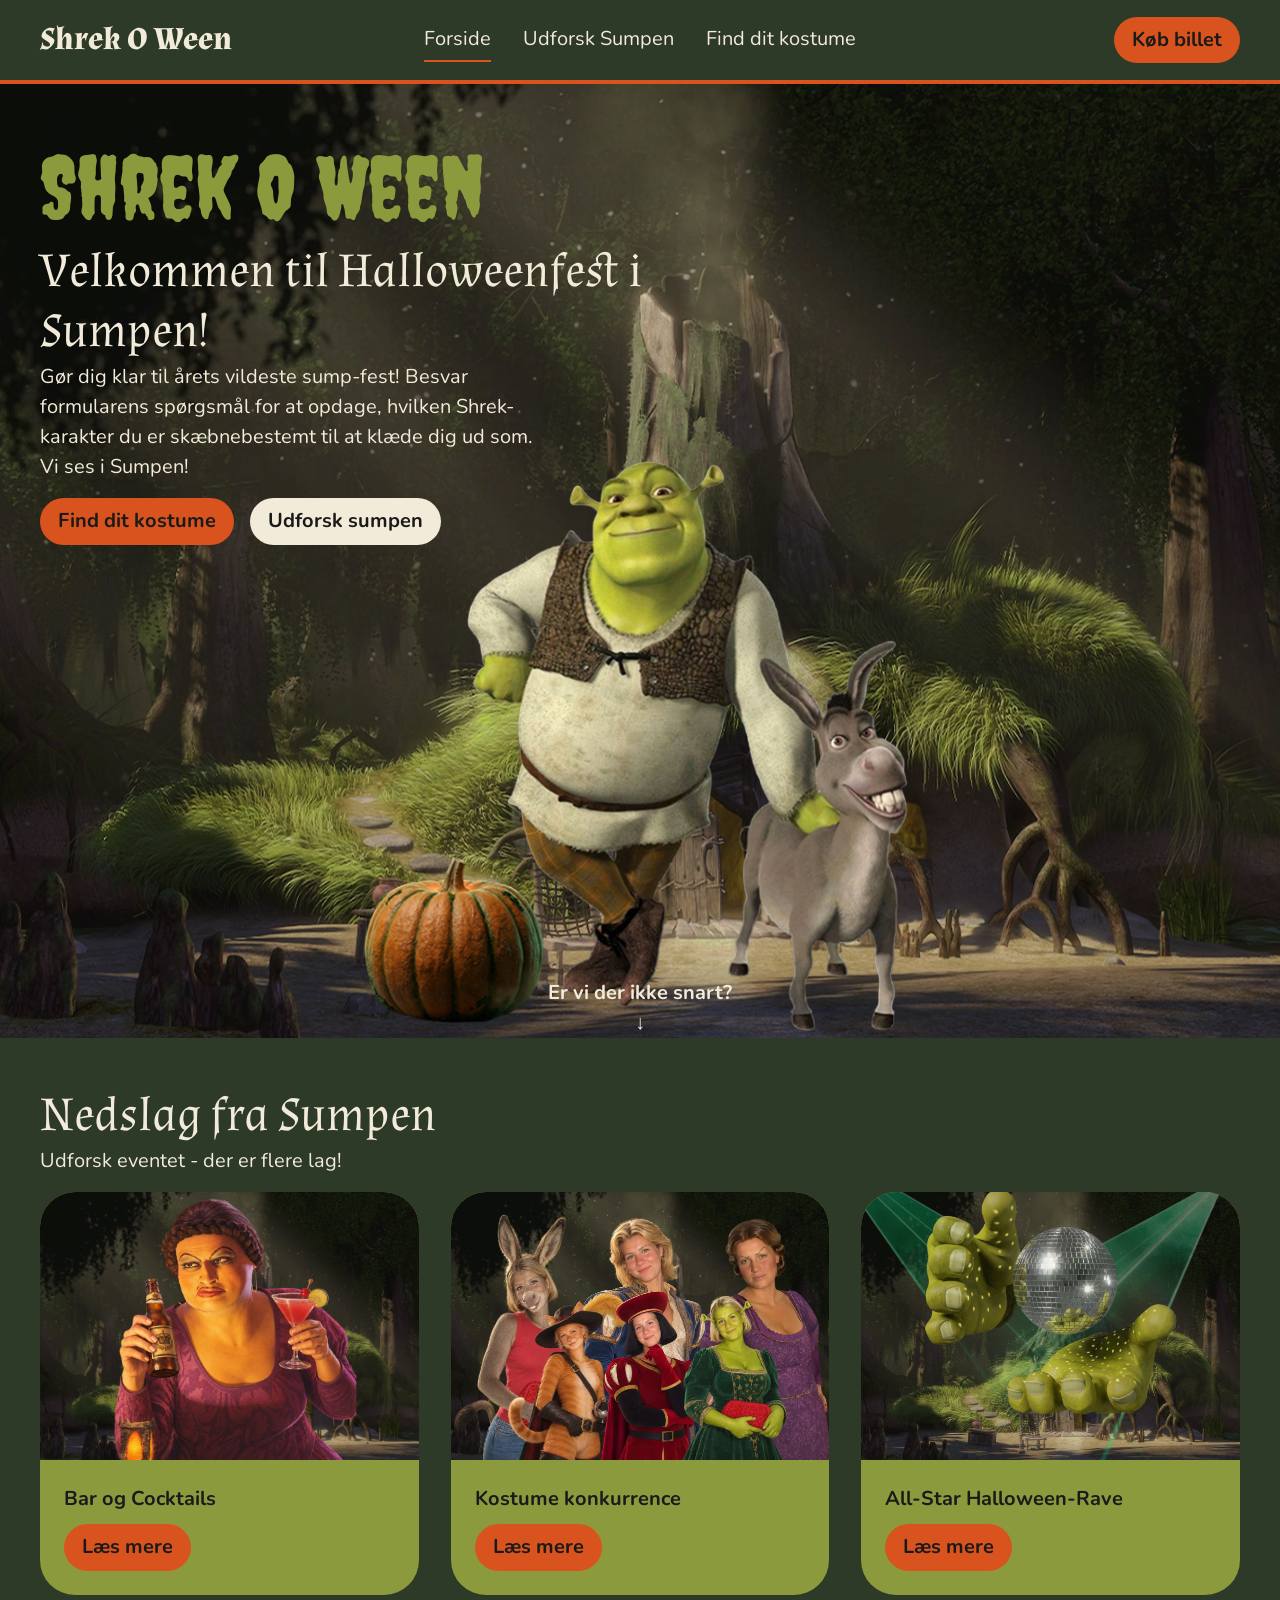
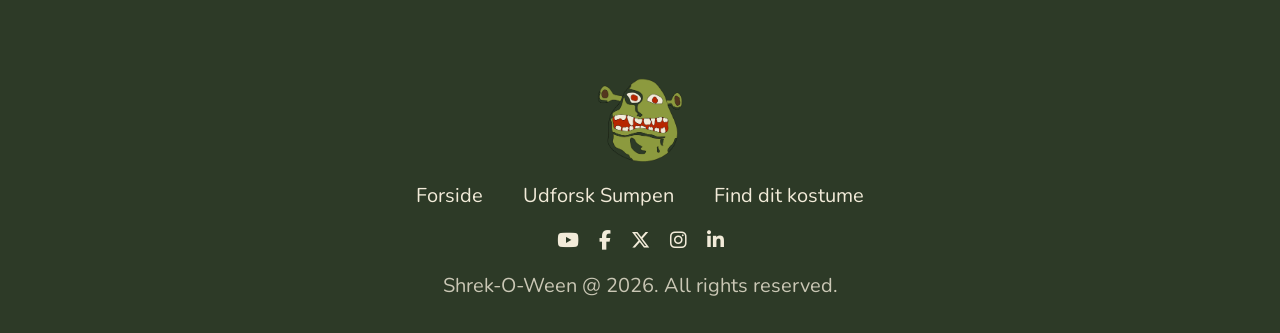
<file: index.html>
<!DOCTYPE html>
<html lang="da">

<head>
  <meta charset="UTF-8">
  <meta name="viewport" content="width=device-width, initial-scale=1.0">
  <meta name="robots" content="noindex">
  <title>Shrek O Ween</title>
  <link rel="preconnect" href="https://fonts.googleapis.com">
  <link rel="preconnect" href="https://fonts.gstatic.com" crossorigin>
  <link
    href="https://fonts.googleapis.com/css2?family=Almendra:ital,wght@0,400;0,700;1,400;1,700&family=Creepster&family=Nunito:ital,wght@0,200..1000;1,200..1000&display=swap"
    rel="stylesheet">
  <link rel="icon" href="favicon (1).ico">
  <link rel="stylesheet" href="https://cdnjs.cloudflare.com/ajax/libs/font-awesome/6.5.1/css/all.min.css">
  <link rel="stylesheet" href="./starter.css">
  <link rel="stylesheet" href="./style.css">
</head>

<body>
  <header class="site-header">
    <div class="header-content">
      <a class="site-logo" href="./">Shrek O Ween</a>
      <nav class="site-nav">
        <button popovertarget="menu">Menu</button>
        <ul class="menu" id="menu" popover>
          <li><a href="./" aria-current="page">Forside</a></li>
          <li><a href="./svg.html">Udforsk Sumpen</a></li>
          <li><a href="./form.html">Find dit kostume</a></li>
        </ul>
      </nav>
      <a class="knap_orange header-knap" href="index.html">
        Køb billet
      </a>
    </div>
  </header>

  <main>
    <section class="hero_section">
      <div class="grid_forside">
        <div class="indhold_forside">
          <h1>Shrek O Ween</h1>
          <h2 class="h2_lys">Velkommen til Halloweenfest i Sumpen!</h2>
          <p class="p_lys">Gør dig klar til årets vildeste sump-fest! Besvar formularens spørgsmål for at opdage,
            hvilken
            Shrek-karakter
            du er
            skæbnebestemt til at klæde dig ud som. Vi ses i Sumpen!</p>
          <div class="grid_1-1 forside_knapper">
            <a class="knap_orange" href="./form.html">Find dit kostume</a>
            <a class="knap_hvid" href="./svg.html">Udforsk sumpen</a>
          </div>
        </div>
        <img class="img_shrek" src="./imgs/shrek_forside.png" alt="græskar, shrek og æsel">
        <div class="scrol_knap">
          <a href="#indhold_bund">
            Er vi der ikke snart?<br>↓
          </a>
        </div>
      </div>
    </section>

    <section class="nedslag_section">
      <h2 class="h2_lys h2_break">Nedslag fra Sumpen</h2>
      <p class="p_lys">Udforsk eventet - der er flere lag!</p>
      <div id="indhold_bund" class="card_container">
        <div class="card">
          <img src="./imgs/Bar.webp" alt="bar">
          <div class="card_indhold">
            <p class="p_mørk">Bar og Cocktails</p>
            <button class="knap_orange" popovertarget="popover_card1">Læs mere</button>
          </div>
        </div>
        <div class="popover_card" id="popover_card1" popover>
          <img src="./imgs/Bar.webp" alt="bar">
          <div class="popover_indhold">
            <p class="p_overskrift p_mørk">Bar og Cocktails</p>
            <p class="p_mørk">Træd ind i den mørkeste krostue og sluk tørsten i grøn sump-bryg og spidse gift-shots.
              Bare rolig, Æsel
              står klar i køkkenet og serverer friske midnats-vafler til at skylle det ned med!</p>
            <button class="knap_orange" popovertarget="popover_card1">Læs mindre</button>
          </div>
        </div>

        <div class="card">
          <img src="./imgs/kostumer.webp" alt="kostumer">
          <div class="card_indhold">
            <p class="p_mørk">Kostume konkurrence</p>
            <button class="knap_orange" popovertarget="popover_card2">Læs mere</button>
          </div>
        </div>
        <div class="popover_card" id="popover_card2" popover>
          <img src="./imgs/kostumer.webp" alt="kostumer">
          <div class="popover_indhold">
            <p class="p_overskrift p_mørk">Kostume konkurrence</p>
            <p class="p_mørk">Hop i det kostume, som testen på forsiden har skæbnebestemt dig til! Uanset om du ankommer
              som Fiona, Den
              Bestøvlede Kat eller en af De Tre Blinde Mus, kårer vi nattens vildeste sump-look.</p>
            <button class="knap_orange" popovertarget="popover_card2">Læs mindre</button>
          </div>
        </div>

        <div class="card">
          <img src="./imgs/Rave.webp" alt="rave">
          <div class="card_indhold">
            <p class="p_mørk">All-Star Halloween-Rave</p>
            <button class="knap_orange" popovertarget="popover_card3">Læs mere</button>
          </div>
        </div>
        <div class="popover_card" id="popover_card3" popover>
          <img src="./imgs/Rave.webp" alt="rave">
          <div class="popover_indhold">
            <p class="p_overskrift p_mørk">All-Star Halloween-Rave</p>
            <p class="p_mørk">Når mørket falder over sumpen, skruer vi op for et brag af en fest. DJ'en pumper Smash
              Mouth,
              00'er-bangers
              og monster-hits ud i højttalerne – og Lord Farquaad har strengt forbud mod at skrue ned!</p>
            <button class="knap_orange" popovertarget="popover_card3">Læs mindre</button>
          </div>
        </div>
      </div>
    </section>
  </main>

  <footer class="site-footer">
    <div class="footer-content">
      <div class="footer_logo">
        <a href="index.html">
          <img src="./imgs/shrek_img.webp" alt="shrek logo">
        </a>
      </div>
      <nav class="footer_nav">
        <a href="./" aria-current="page">Forside</a>
        <a href="./svg.html">Udforsk Sumpen</a>
        <a href="./form.html">Find dit kostume</a>
      </nav>
      <div class="footer_socials">
        <a href="#" aria-label="YouTube"><i class="fa-brands fa-youtube"></i></a>
        <a href="#" aria-label="Facebook"><i class="fa-brands fa-facebook-f"></i></a>
        <a href="#" aria-label="Twitter"><i class="fa-brands fa-x-twitter"></i></a>
        <a href="#" aria-label="Instagram"><i class="fa-brands fa-instagram"></i></a>
        <a href="#" aria-label="LinkedIn"><i class="fa-brands fa-linkedin-in"></i></a>
      </div>
      <p class="copyright">Shrek-O-Ween @ 2026. All rights reserved.</p>
    </div>
  </footer>
  <script src="./script.js"></script>
</body>

</html>
</file>
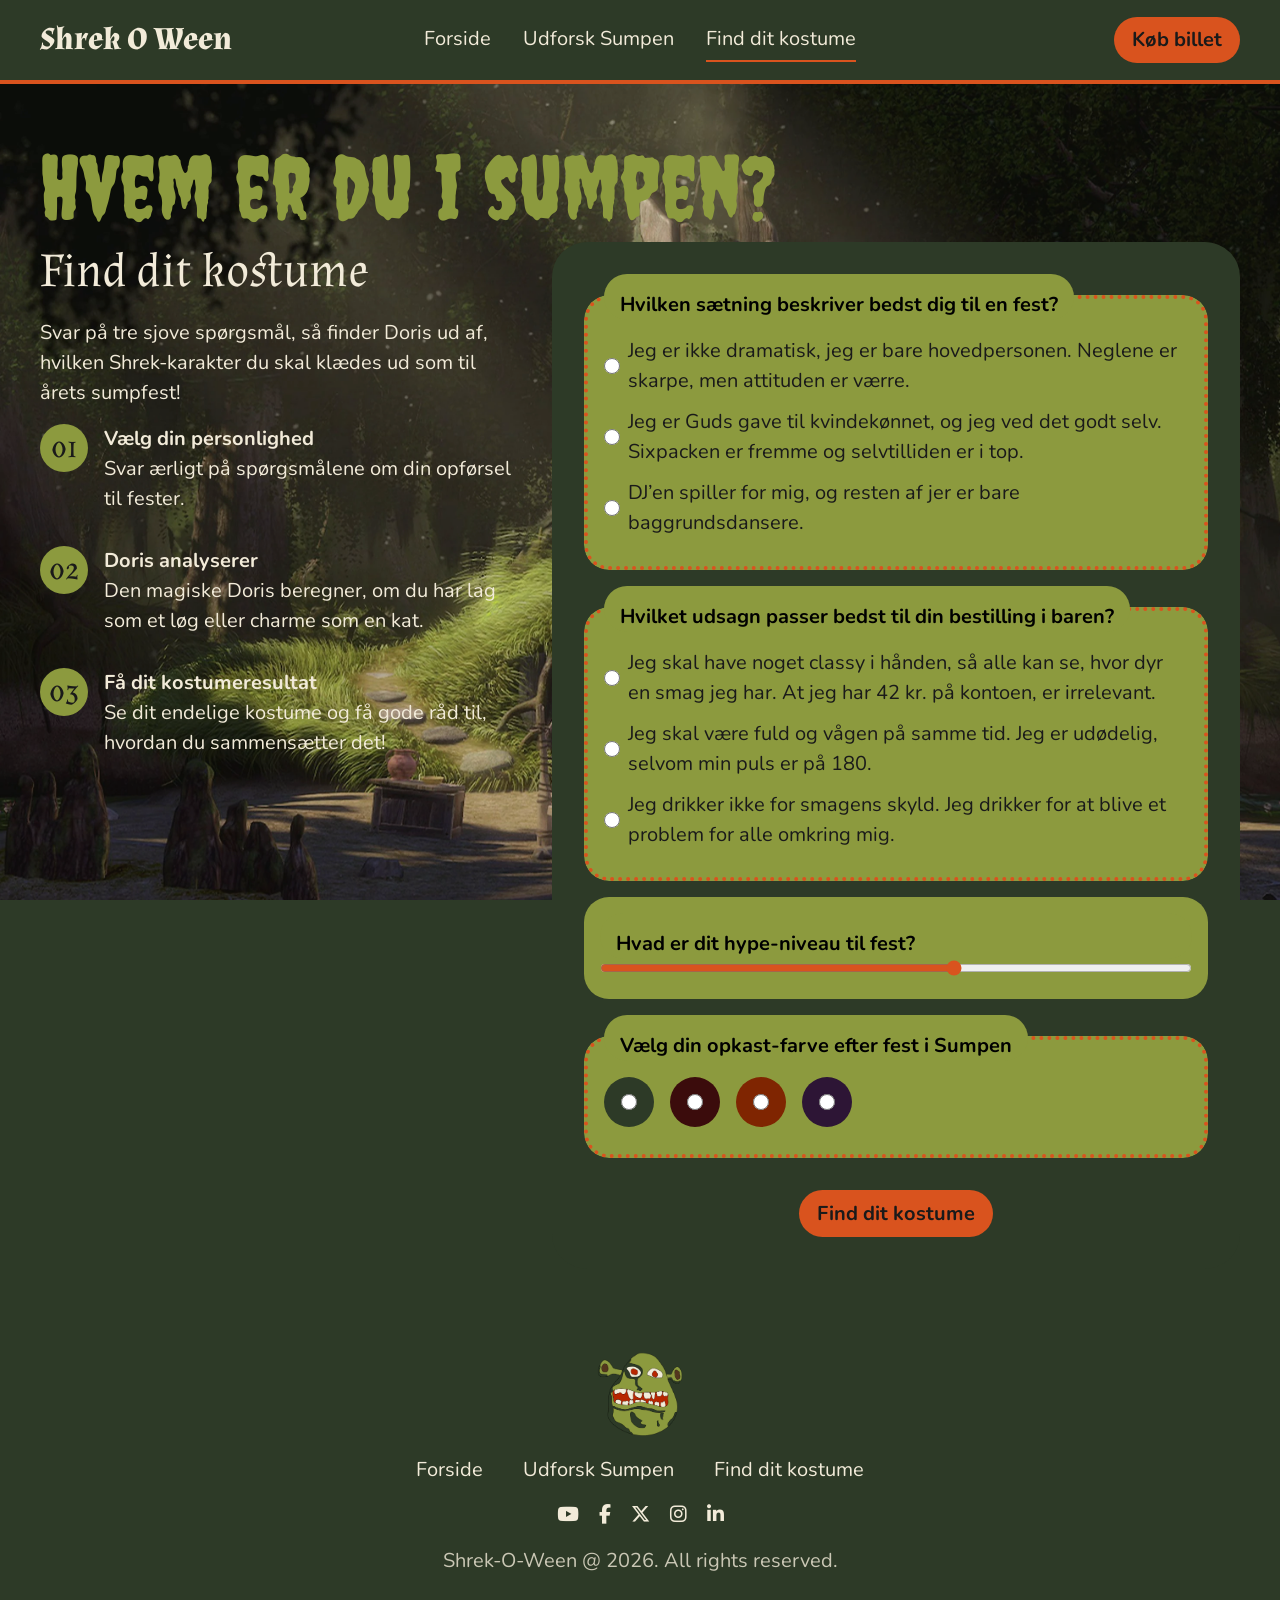
<file: form.html>
<!DOCTYPE html>
<html lang="da">

<head>
  <meta charset="UTF-8">
  <meta name="viewport" content="width=device-width, initial-scale=1.0">
  <meta name="robots" content="noindex">
  <title>Shrek O Ween</title>
  <link rel="preconnect" href="https://fonts.googleapis.com">
  <link rel="preconnect" href="https://fonts.gstatic.com" crossorigin>
  <link
    href="https://fonts.googleapis.com/css2?family=Almendra:ital,wght@0,400;0,700;1,400;1,700&family=Creepster&family=Nunito:ital,wght@0,200..1000;1,200..1000&display=swap"
    rel="stylesheet">
  <link rel="icon" href="favicon (1).ico">
  <link rel="stylesheet" href="https://cdnjs.cloudflare.com/ajax/libs/font-awesome/6.5.1/css/all.min.css">
  <link rel="stylesheet" href="./starter.css">
  <link rel="stylesheet" href="./style.css">
</head>

<body>
  <header class="site-header">
    <div class="header-content">
      <a class="site-logo" href="./">Shrek O Ween</a>
      <nav class="site-nav">
        <button popovertarget="menu">Menu</button>
        <ul class="menu" id="menu" popover>
          <li><a href="./">Forside</a></li>
          <li><a href="./svg.html">Udforsk Sumpen</a></li>
          <li><a href="./form.html" aria-current="page">Find dit kostume</a></li>
        </ul>
      </nav>
      <a href="index.html" class="knap_orange header-knap">
        Køb billet
      </a>
    </div>
  </header>

  <main>
    <h1>Hvem er du i sumpen?</h1>
    <section class="form-page">
      <header class="form-intro">
        <h2 class="h2_lys">Find dit kostume</h2>
        <p class="p_lys">
          Svar på tre sjove spørgsmål, så finder Doris ud af,
          hvilken Shrek-karakter du skal klædes ud som
          til årets sumpfest!</p>

        <section class="step_list">
          <div class="step_content">
            <div class="step_number">
              <p>01</p>
            </div>
            <div class="step_text">
              <h3 class="h3_lys">Vælg din personlighed</h3>
              <p class="p_lys">Svar ærligt på spørgsmålene om din opførsel til fester.</p>
            </div>
          </div>
          <div class="step_content">
            <div class="step_number">
              <p>02</p>
            </div>
            <div class="step_text">
              <h3 class="h3_lys">Doris analyserer</h3>
              <p class="p_lys">Den magiske Doris beregner, om du har lag som et løg eller charme som en kat.</p>
            </div>
          </div>
          <div class="step_content">
            <div class="step_number">
              <p>03</p>
            </div>
            <div class="step_text">
              <h3 class="h3_lys">Få dit kostumeresultat</h3>
              <p class="p_lys">Se dit endelige kostume og få gode råd til, hvordan du sammensætter det!</p>
            </div>
          </div>
        </section>
      </header>

      <form class="form-placeholder" action="./opsamling.html">
        <fieldset>
          <legend>
            <h3>Hvilken sætning beskriver bedst dig til en fest?</h3>
          </legend>

          <label for="sassy">
            <input id="sassy" name="nickname" type="radio" value="sassy" required>
            Jeg er ikke dramatisk, jeg er bare hovedpersonen. Neglene er skarpe, men attituden er værre.
          </label>

          <label for="rizzler">
            <input id="rizzler" name="nickname" type="radio" value="rizzler">
            Jeg er Guds gave til kvindekønnet, og jeg ved det godt selv. Sixpacken er fremme og selvtilliden er i top.
          </label>

          <label for="danse">
            <input id="danse" name="nickname" type="radio" value="danse">
            DJ’en spiller for mig, og resten af jer er bare baggrundsdansere.
          </label>
        </fieldset>

        <fieldset>
          <legend>
            <h3>Hvilket udsagn passer bedst til din bestilling i baren?</h3>
          </legend>

          <label for="espresso_martini">
            <input id="espresso_martini" name="reason" type="radio" value="Espresso Martini" required>
            Jeg skal have noget classy i hånden, så alle kan se, hvor dyr en smag jeg har. At jeg har 42 kr. på kontoen,
            er irrelevant.
          </label>

          <label for="vodka_redbull">
            <input id="vodka_redbull" name="reason" type="radio" value="Vodka Redbull">
            Jeg skal være fuld og vågen på samme tid. Jeg er udødelig, selvom min puls er på 180.
          </label>

          <label for="tequila">
            <input id="tequila" name="reason" type="radio" value="Tequila">
            Jeg drikker ikke for smagens skyld. Jeg drikker for at blive et problem for alle omkring mig.
          </label>
        </fieldset>

        <fieldset>
          <div class="form_group">
            <legend for="hype">
              <h3>Hvad er dit hype-niveau til fest?</h3>
            </legend>
            <input id="hype" name="hype" type="range" min="0" max="100" value="60">
          </div>
        </fieldset>

        <fieldset class="form_color">
          <legend>
            <h3>Vælg din opkast-farve efter fest i Sumpen</h3>
          </legend>

          <label for="color_green" data-color="green">
            <input class="color_input" id="color_green" type="radio" name="color" value="green" required>
          </label>

          <label for="color_red" data-color="red">
            <input class="color_input" id="color_red" type="radio" name="color" value="red">
          </label>

          <label for="color_brown" data-color="brown">
            <input class="color_input" id="color_brown" type="radio" name="color" value="brown">
          </label>

          <label for="color_purple" data-color="purple">
            <input class="color_input" id="color_purple" type="radio" name="color" value="purple">
          </label>
        </fieldset>

        <button class="knap_orange">
          Find dit kostume
        </button>
      </form>
    </section>
  </main>

  <footer class="site-footer">
    <div class="footer-content">
      <div class="footer_logo">
        <a href="index.html">
          <img src="./imgs/shrek_img.webp" alt="shrek logo">
        </a>
      </div>
      <nav class="footer_nav">
        <a href="./" aria-current="page">Forside</a>
        <a href="./svg.html">Udforsk Sumpen</a>
        <a href="./form.html">Find dit kostume</a>
      </nav>
      <div class="footer_socials">
        <a href="#" aria-label="YouTube"><i class="fa-brands fa-youtube"></i></a>
        <a href="#" aria-label="Facebook"><i class="fa-brands fa-facebook-f"></i></a>
        <a href="#" aria-label="Twitter"><i class="fa-brands fa-x-twitter"></i></a>
        <a href="#" aria-label="Instagram"><i class="fa-brands fa-instagram"></i></a>
        <a href="#" aria-label="LinkedIn"><i class="fa-brands fa-linkedin-in"></i></a>
      </div>
      <p class="copyright">Shrek-O-Ween @ 2026. All rights reserved.</p>
    </div>
  </footer>
  <script src="./script.js"></script>
</body>

</html>
</file>
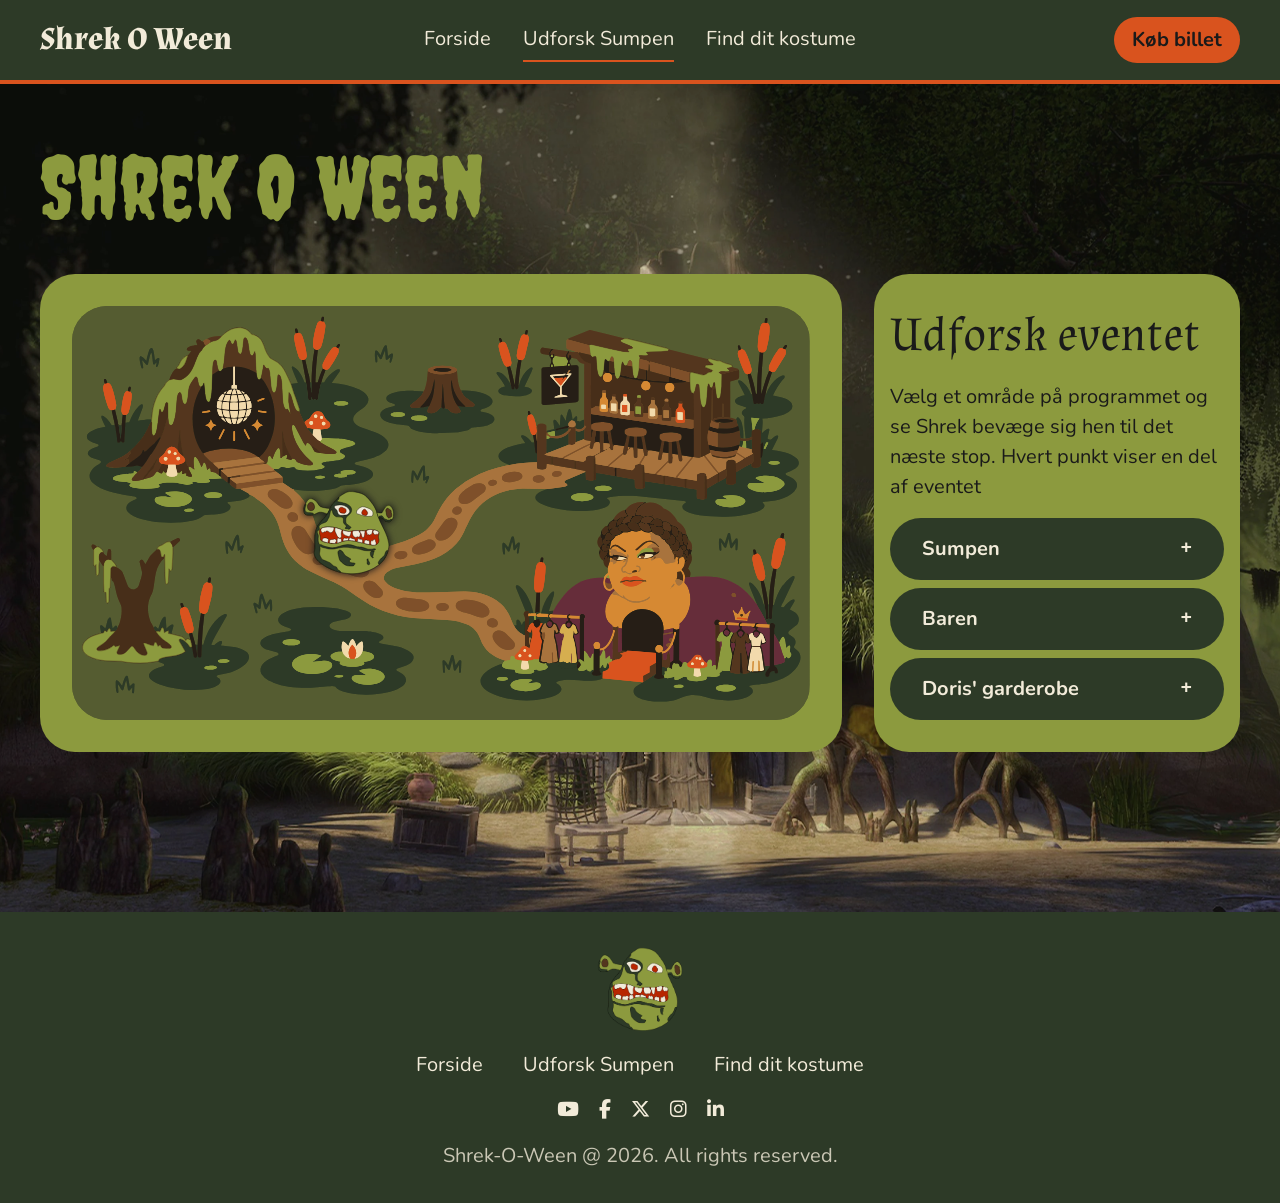
<file: svg.html>
<!DOCTYPE html>
<html lang="da">

<head>
  <meta charset="UTF-8">
  <meta name="viewport" content="width=device-width, initial-scale=1.0">
  <meta name="robots" content="noindex">
  <title>Shrek O Ween</title>
  <link rel="preconnect" href="https://fonts.googleapis.com">
  <link rel="preconnect" href="https://fonts.gstatic.com" crossorigin>
  <link
    href="https://fonts.googleapis.com/css2?family=Almendra:ital,wght@0,400;0,700;1,400;1,700&family=Creepster&family=Nunito:ital,wght@0,200..1000;1,200..1000&display=swap"
    rel="stylesheet">
  <link rel="icon" href="favicon (1).ico">
  <link rel="stylesheet" href="https://cdnjs.cloudflare.com/ajax/libs/font-awesome/6.5.1/css/all.min.css">
  <link rel="stylesheet" href="./starter.css">
  <link rel="stylesheet" href="./style.css">
</head>

<body>
  <header class="site-header">
    <div class="header-content">
      <a class="site-logo" href="./">Shrek O Ween</a>
      <nav class="site-nav">
        <button popovertarget="menu">Menu</button>
        <ul class="menu" id="menu" popover>
          <li><a href="./">Forside</a></li>
          <li><a href="./svg.html" aria-current="page">Udforsk Sumpen</a></li>
          <li><a href="./form.html">Find dit kostume</a></li>
        </ul>
      </nav>
      <a href="index.html" class="knap_orange header-knap">
        Køb billet
      </a>
    </div>
  </header>

  <main class="bg_svg">
    <section class="svg-page">
      <header class="svg-intro">
        <h1>Shrek O Ween</h1>
      </header>

      <section class="svg-layout">
        <div class="svg-placeholder">
          <svg class="svg_shrek" viewBox="0 0 1920 1080" role="img" aria-label="Kort med Shrek og eventets områder">
            <use href="./imgs/shrek_vector.svg#bg"></use>
            <use class="shrek" href="./imgs/shrek_vector.svg#shrek"></use>
          </svg>
        </div>

        <article class="panel">
          <h2 class="h2_mørk">Udforsk eventet</h2>
          <p class="p_mørk" id="shrek-status" aria-live="polite">Vælg et område på programmet og se Shrek bevæge sig hen
            til det næste
            stop. Hvert punkt viser en del af eventet</p>
          <div class="accordion">
            <details class="accordion-item" name="accordion" data-position="sump" id="details-sump">
              <summary>Sumpen</summary>
              <div class="content">
                <p>Træd ind i Shreks sump, hvor magien begynder! Her finder du alt om, hvor og hvornår festen løber af
                  stablen, så du kan komme sikkert frem til sumpen.</p>
              </div>
            </details>
            <details class="accordion-item" name="accordion" data-position="bar" id="details-bar">
              <summary>Baren</summary>
              <div class="content">
                <p>Fyld bægeret og stil den værste trolddomssult. Her kan du udforske udvalget af forfriskende
                  sumpdrikke og lækre snacks!</p>
              </div>
            </details>
            <details class="accordion-item" name="accordion" data-position="doris" id="details-doris">
              <summary>Doris' garderobe</summary>
              <div class="content">
                <p>Er du en Shrek, et æsel eller noget helt tredje? Tag vores hurtige test her på sitet og se, hvilket
                  fantastisk kostume
                  Doris har udvalgt til dig!</p>
              </div>
            </details>
          </div>
        </article>
      </section>
    </section>
  </main>

  <footer class="site-footer">
    <div class="footer-content">
      <div class="footer_logo">
        <a href="index.html">
          <img src="./imgs/shrek_img.webp" alt="shrek logo">
        </a>
      </div>
      <nav class="footer_nav">
        <a href="./" aria-current="page">Forside</a>
        <a href="./svg.html">Udforsk Sumpen</a>
        <a href="./form.html">Find dit kostume</a>
      </nav>
      <div class="footer_socials">
        <a href="#" aria-label="YouTube"><i class="fa-brands fa-youtube"></i></a>
        <a href="#" aria-label="Facebook"><i class="fa-brands fa-facebook-f"></i></a>
        <a href="#" aria-label="Twitter"><i class="fa-brands fa-x-twitter"></i></a>
        <a href="#" aria-label="Instagram"><i class="fa-brands fa-instagram"></i></a>
        <a href="#" aria-label="LinkedIn"><i class="fa-brands fa-linkedin-in"></i></a>
      </div>
      <p class="copyright">Shrek-O-Ween @ 2026. All rights reserved.</p>
    </div>
  </footer>
  <script src="./script.js"></script>
</body>

</html>
</file>
<file: starter.css>
*,
::before,
::after {
  box-sizing: border-box;
  margin: 0;
  padding: 0;
}

html {
  interpolate-size: allow-keywords;
  font-family: system-ui, sans-serif;
  line-height: 1.5;
  -webkit-font-smoothing: antialiased;
}

h1,
h2 {
  line-height: 1.25;
}

p,
li {
  text-wrap: pretty;
}

img,
svg {
  display: block;
  width: 100%;
  height: auto;
}

label {
  display: block;
}

input,
button,
textarea,
select {
  font: inherit;
  color: inherit;
  background-color: transparent;
  font-size: max(1em, 16px);
  padding: 0;
  margin: 0;
}

input:where([type="checkbox"], [type="radio"]) {
  width: 1em;
  height: 1em;
}

textarea {
  resize: none;
  min-height: 4lh;
}

legend {
  padding: 0;
}

select,
::picker(select) {
  appearance: base-select;
}

[popover] {
  margin: revert;
}

dialog {
  overscroll-behavior: none;

  &::backdrop {
    overflow: hidden;
    overscroll-behavior: contain;
  }
}

.visually-hidden {
  position: absolute;
  width: 1px;
  height: 1px;
  overflow: hidden;
  white-space: nowrap;
  clip-path: inset(100%);
}
</file>
<file: style.css>
/* Variabler */
html {
  --color-page: #2d3a27;
  --color-surface: #8c9a3e;
  --h1-color: #8c9a3e;
  --light-color: #f2ebd9;
  --dark-color: #1a1a1a;
  --accent-color: #d9531e;
  --color-border: #d8d8d8;
  --space-05: 0.5rem;
  --space-1: 1rem;
  --space-2: 2rem;
  --space-3: 3rem;

  background: var(--color-page);
}

/* Generelt */
h1 {
  color: var(--h1-color);
  font-family: "Creepster", system-ui;
  font-weight: 400;
  font-style: normal;
  font-size: 5.5rem;
  padding-top: var(--space-3);
}

h2 {
  font-family: "Almendra", serif;
  font-weight: 400;
  font-style: normal;
  font-size: 3rem;
}

h3,
legend {
  font-family: "Nunito", sans-serif;
  font-optical-sizing: auto;
  font-weight: 700;
  font-style: normal;
  font-size: 1.25rem;
}

p,
a,
summary,
ul,
label,
button {
  color: var(--light-color);
  font-family: "Nunito", sans-serif;
  font-optical-sizing: auto;
  font-weight: 400;
  font-style: normal;
  font-size: 1.25rem;
}

.h2_lys,
.h3_lys,
.p_lys {
  color: var(--light-color);
}

.h2_mørk,
.p_mørk,
label {
  color: var(--dark-color);
}

.knap_orange {
  background-color: var(--accent-color);
  border: none;
  color: var(--dark-color);
  text-decoration: none;
  text-align: center;
  font-weight: 700;
  border-radius: 35px;
  padding: 0.35rlh 0.75rlh;
  width: fit-content;
  cursor: pointer;
}

.knap_hvid {
  background-color: var(--light-color);
  border: none;
  color: var(--dark-color);
  text-decoration: none;
  text-align: center;
  font-weight: 700;
  border-radius: 35px;
  padding: 0.35rlh 0.75rlh;
  width: fit-content;
  cursor: pointer;
}

.bg_svg,
.bg_opsamling {
  background-image: url(./imgs/baggrundsbillede.png);
  background-size: cover;
  background-position: center;
}

/* Globalt layout */
body {
  margin: 0;
  min-height: 100svh;
  display: grid;
  grid-template-rows: auto 1fr auto;
  grid-template-columns: minmax(1rlh, 1fr) minmax(0, 75rem) minmax(1rlh, 1fr);

  cursor: url("./imgs/cursor-shrek.png"), auto;
}

h1,
h2,
h3,
p {
  margin: 0;
}

main {
  display: grid;
  grid-template-columns: inherit;
  grid-column: 1 / -1;
  align-content: start;
}

main > * {
  grid-column: 2;
}

.svg-page {
  display: grid;
  gap: var(--space-2);
  padding-bottom: 10rem;
}

.svg-intro {
  display: grid;
  gap: var(--space-1);
  max-width: 60ch;
}

.svg-layout {
  display: grid;
  gap: var(--space-2);
  align-items: start;
  @media (width > 800px) {
    grid-template-columns: 1fr min(40%, 36ch);
  }
}

.form-page {
  display: grid;
  gap: var(--space-2);
  @media (width > 600px) {
    grid-template-columns: min(40%, 50ch) 1fr;
  }
}

.form-intro {
  display: grid;
  gap: var(--space-1);
  align-content: start;
  max-width: 60ch;
}

/* .opsamling-page {
  display: grid;
  gap: var(--space-2);
  align-items: start;

  @media (width > 800px) {
    grid-template-columns: minmax(0, 44ch) minmax(20rem, 1fr);
  }
} */

.error-page {
  display: grid;
  gap: var(--space-1);
  max-width: 60ch;
}

.error-page p {
  color: var(--color-dark);
}

/* Forside layout */
.hero_section {
  background-image: url(./imgs/baggrundsbillede.png);
  background-size: cover;
  background-position: center;
  grid-column: 1/-1;
  z-index: 0;

  display: grid;
  grid-template-columns: inherit;
}

.hero_section .grid_forside {
  grid-column: 2;
}

.grid_forside {
  @media (width > 800px) {
    display: grid;
    grid-template-columns: 1fr 1.5fr 0.4fr 1fr;
    grid-template-rows: 1fr 0.5fr 1.5fr;
  }
}

.indhold_forside {
  @media (width > 800px) {
    grid-column: 1/3;
    grid-row: 1/3;
  }
  @media (width < 800px) {
    justify-items: center;
    text-align: center;
    z-index: 1;
  }
}

.indhold_forside p {
  max-width: 42ch;
}

.img_shrek {
  grid-column: 2/4;
  grid-row: 2/4;
  z-index: 10;
  align-self: end;
}

.forside_knapper {
  display: grid;
  grid-template-columns: auto auto;
  gap: var(--space-1);
  padding-block: var(--space-1);
  justify-content: center;
  @media (width > 800px) {
    justify-content: start;
  }
}

.scrol_knap,
.scrol_knap a {
  z-index: 20;
  text-decoration: none;
  display: block;
  color: var(--light-color);
  font-weight: 700;
  justify-items: center;
  text-align: center;
  @media (width > 800px) {
    grid-column: 2/4;
    grid-row: 3/4;
    align-self: end;
  }
}

.h2_break {
  margin-top: var(--space-3);
}

.card,
.popover_card[popover]:popover-open {
  display: grid;
  grid-template-rows: 2fr 1fr;
  padding: 0;
  overflow: clip;
  border-radius: 35px;
  background: var(--color-surface);
}

.popover_card[popover] {
  margin: auto;
  max-width: 90vw;
  width: 70ch;
  max-height: 90vh;
}

.card p,
.p_overskrift {
  font-weight: 700;
}

.card_indhold,
.popover_indhold {
  display: grid;
  align-content: start;
  justify-items: start;
  padding: 1lh;
  gap: 0.6rem;
}

.card_container {
  display: grid;
  gap: var(--space-2);
  padding-top: var(--space-1);
  padding-bottom: var(--space-3);
  @media (width > 800px) {
    display: grid;
    grid-template-columns: 1fr 1fr 1fr;
  }
}

.card img,
.popover_card img {
  place-self: stretch;
  object-fit: cover;
}

/* Popover på forside */
[popover] {
  padding: 1rem;
  max-height: 90vh;
  max-width: 90vw;
  width: 50ch;
}

:popover-open {
  display: grid;
  justify-items: start;
}

::backdrop {
  background: rgba(0, 0, 0, 0.35);
}

.popover_card {
  transition: 0.5s;
  transition-behavior: allow-discrete;
  opacity: 0;
}

:popover-open {
  opacity: 1;
}

@starting-style {
  :popover-open {
    opacity: 0;
  }
}

::backdrop {
  transition: 0.5s;
  transition-behavior: allow-discrete;
  opacity: 0;
}

:popover-open::backdrop {
  opacity: 1;
}

@starting-style {
  :popover-open::backdrop {
    opacity: 0;
  }
}

/* SVG - Accordion */
.accordion-item {
  border-radius: 35px;
  background: var(--color-page);
  color: var(--light-color);
}

.accordion-item summary {
  border-radius: 35px;
  background: var(--color-page);
  cursor: pointer;
  padding: var(--space-1) var(--space-2);
  font-weight: 700;
}

:open.accordion-item {
  border-radius: 35px;
  background: var(--accent-color);
}

:open.accordion-item summary {
  border-radius: 35px 35px 0 0;
  background: var(--accent-color);
}

.content {
  padding: 0 var(--space-1);
}

summary::marker {
  content: none;
}

summary {
  display: flex;
  justify-content: space-between;
}

summary::after {
  content: "+";
  font-size: 1.2rem;
  font-family: monospace;
}

:open summary::after {
  content: "-";
}

html {
  interpolate-size: allow-keywords;
}

::details-content {
  height: 0;
  overflow: clip;
  transition: 0.3s;
  transition-behavior: allow-discrete;
}

:open::details-content {
  height: auto;
}

/* SVG */
.shrek {
  transition: 0.5s;
  translate: var(--x) var(--y);
}

.svg_shrek[data-position="sump"] {
  --x: -10%;
  --y: -15%;
}

.svg_shrek[data-position="bar"] {
  --x: 25%;
  --y: -22%;
}

.svg_shrek[data-position="doris"] {
  --x: 23%;
  --y: 19%;
}

.svg_shrek {
  border-radius: 35px;
  width: 100%;
  height: auto;
  display: block;
}

.svg-placeholder {
  display: grid;
  justify-items: center;
  align-items: center;
  padding: var(--space-1) var(--space-2);
}

/* Opsamling */
.h1_opsamling {
  padding: 0;
}

.opsamling_container {
  background: var(--color-page);
  border-radius: 35px;
  margin: var(--space-3);
  padding: var(--space-3) var(--space-3) 0 var(--space-3);
}

.opsamling {
  display: grid;
  grid-template-columns: 1.5fr 1fr;
}

.opsamling_tekst {
  display: grid;
  grid-template-columns: 1fr 1fr;
  margin-block: var(--space-2);
}

.actions {
  display: grid;
  grid-template-columns: auto auto;
  gap: var(--space-1);
  justify-content: start;
  padding-bottom: var(--space-3);
}

.sassyshrek_img {
  align-self: end;
}

/* Header og footer */
.site-header {
  grid-column: 1 / -1;
  position: sticky;
  display: grid;
  grid-template-columns: inherit;
  background: var(--color-page);
  top: 0;
  z-index: 100;
  width: 100%;
}

.site-footer {
  grid-column: 1 / -1;

  display: grid;
  grid-template-columns: inherit;
  background: var(--color-page);
}

.header-content,
.footer-content {
  grid-column: 2;
}

.header-content {
  min-height: 5rem; /* NY RETTELSE HER */
  display: grid; /* NY RETTELSE HER */
  grid-template-columns: 1fr auto 1fr; /* NY RETTELSE HER */
  align-items: center;
  gap: var(--space-2); /* NY RETTELSE HER */
}

.site-logo {
  color: var(--light-color); /* NY RETTELSE HER */
  font-family: "Almendra", serif; /* NY RETTELSE HER */
  font-size: 2rem; /* NY RETTELSE HER */
  font-weight: 700;
  text-decoration: none;
}

.header-knap {
  justify-self: end;
}

.footer-content {
  display: flex;
  flex-direction: column;
  align-items: center;
  gap: 30px;
  max-width: 1200px;
  margin-inline: auto;
}

.footer_nav {
  display: grid;
  grid-template-columns: 1fr 1fr;
  justify-items: center;
  gap: 16px 24px;
  @media (width > 900px) {
    display: flex;
    justify-content: center;
    gap: 40px;
  }
}

.footer_socials {
  display: flex;
  justify-content: center;
  gap: 20px;
}

.footer_logo img {
  width: 90px;
  height: 90px;
}

footer {
  color: var(--light-color);
  padding: var(--space-1) var(--space-2);
}

.footer_nav a {
  color: var(--light-color);
  text-decoration: none;
  text-align: center;
}

.footer_socials a {
  color: var(--light-color);
  font-size: 1.2rem;
  text-decoration: none;
  transition: color 0.3s;
  text-align: end;
}

.copyright {
  color: var(--light-color);
  opacity: 0.8;
  text-align: center;
}

/* MOBIL HEADER */
@media (max-width: 600px) {
  .header-content {
    display: flex;
    justify-content: space-between;
    gap: var(--space-1);
  }

  .site-logo {
    font-size: 1.5rem;
  }

  .header-knap {
    display: none;
  }
}

.footer-content {
  padding-block: var(--space-1);
  display: flex;
  flex-wrap: wrap;
  justify-content: space-between;
  gap: var(--space-1);
}

/* Navigation */
[popover] {
  margin: 0;
  padding: 0;
  border: none;
  background: transparent;
}

.site-nav button {
  background-color: var(--accent-color);
  border: none;
  color: var(--dark-color);
  text-decoration: none;
  text-align: center;
  font-weight: 700;
  border-radius: 35px;
  padding: 0.35rlh 0.75rlh;
  width: fit-content;
  cursor: pointer;
  @media (width > 600px) {
    display: none;
  }
}

.menu {
  margin: 0;
  padding: var(--space-1);
  list-style: none;
  background: var(--color-surface);
  border: 1px solid var(--color-border);
  background: var(--color-page);
  @media (width > 600px) {
    display: flex;
    gap: var(--space-2);
    padding: 0;
    border: none;
    background: none;
    position: static;
    justify-content: center;
  }
}

.menu a {
  display: block;
  padding: 0.4rem 0;
  color: var(--light-color);
  text-decoration: none;
  border-bottom: 2px solid #0000;
}

.menu a[aria-current="page"] {
  border-bottom-color: var(--accent-color);
}

/* Flader */
.panel,
.svg-placeholder,
.form-placeholder {
  background: var(--color-surface);
  border-radius: 35px;
}

.panel {
  padding: var(--space-2) var(--space-1);
  display: grid;
  gap: var(--space-1);
}

.svg-placeholder,
.opsamling-placeholder {
  min-height: -webkit-fill-available;
  min-height: stretch;
}

.form-placeholder {
  min-height: -webkit-fill-available;
  min-height: stretch;
  padding: var(--space-1);
}

/* Details */
.accordion {
  display: grid;
  gap: var(--space-05);
}

.accordion-item {
  background: var(--color-surface);
}

.accordion-item p {
  padding: 0 var(--space-1) var(--space-1);
}

/* Knap/link */
.button {
  justify-self: start;
  display: inline-block;
  padding: 0.5rem 0.8rem;
  border: 1px solid var(--color-border);
  background: var(--color-surface);
  color: inherit;
  text-decoration: none;
}

/* FORMULAR */

/* Baggrund fra forsiden */
body:has(.form-page) {
  background-image: url("./imgs/baggrundsbillede.png");
  background-size: cover;
  background-position: center;
  background-attachment: fixed;
}

/* Formularens layout */
.step_list {
  display: grid;
  gap: var(--space-2);
  max-width: 50ch;
}

.step_content {
  display: grid;
  grid-template-columns: auto 1fr;
  gap: var(--space-1);
}

.step_number {
  background: var(--color-surface);
  border-radius: 50%;
  width: 3rem;
  height: 3rem;
  display: grid;
  align-items: center;
  justify-content: center;
}

.step_number p {
  font-family: "Almendra", serif;
  font-weight: 400;
  font-style: normal;
  font-size: 2rem;
  color: var(--dark-color);
}

/* Formularens mørke boks */
.form-placeholder {
  background-color: var(--color-page);
  padding: var(--space-2);
  margin-bottom: var(--space-3);
  display: grid;
  gap: var(--space-1);
  align-content: start;
}

/* Spørgsmålsbokse */
.form-placeholder fieldset {
  background-color: var(--color-surface);
  border: none;
  border-radius: 25px;
  padding: var(--space-1);
  min-width: 0;
}

/* Spørgsmålenes overskrifter */
.form-placeholder legend {
  background-color: var(--color-surface);
  border-radius: 35px;
  padding: var(--space-1) var(--space-1) 0 var(--space-1);
  font-family: "Nunito", sans-serif;
  font-weight: 700;
  font-size: 17px;
}

/* Svarmuligheder */
.form-placeholder label {
  display: flex;
  align-items: center;
  gap: 0.5rem;
  margin-bottom: 0.7rem;
  font-family: "Nunito", sans-serif;
  cursor: pointer;
}

/* Radio buttons */
.form-placeholder input[type="radio"] {
  width: 1rem;
  height: 1rem;
  flex-shrink: 0;
}

/* Knap */
.form-placeholder button {
  justify-self: center;
  margin-top: var(--space-1);
}

#hype {
  width: 100%;
}

form {
  accent-color: var(--accent-color);
}

/* Mobil */
@media (max-width: 600px) {
  .form-page {
    padding-block: var(--space-2);
  }

  .form-intro h1 {
    font-size: 3rem;
  }

  .form-placeholder {
    padding: var(--space-1);
  }
}

/* Når du ikke har klikket på noget i formularen er den orange dotted */
.form-placeholder fieldset:has(input:invalid) {
  border: 4px dotted var(--accent-color);
}

/* Farve-svar-muligheder */
.color_input {
  cursor: pointer;
}

label[data-color="green"] {
  background-color: #2d3a27;
}

label[data-color="red"] {
  background-color: #3b0c0c;
}

label[data-color="brown"] {
  background-color: #7f2501;
}

label[data-color="purple"] {
  background-color: #2d1535;
}

.form_color {
  display: flex;
  gap: var(--space-1);
}

label[data-color] {
  width: 50px;
  height: 50px;
  border-radius: 50%;
  align-items: center;
  justify-content: center;
  cursor: pointer;
}

label[data-color]:has(input:checked) {
  outline: 3px solid var(--accent-color);
  border: 2px solid var(--accent-color);
  outline-offset: 4px;
}

/* Animationer */
@keyframes progress {
  from {
    scale: 0 1;
  }
}

.site-header::after {
  content: "";
  height: 4px;
  width: 100%;
  background-color: #d9531e;
  grid-column: 1 / -1;
  z-index: 100;
  transform-origin: left;
  animation: progress linear;
  animation-timeline: scroll(root);
}
</file>
